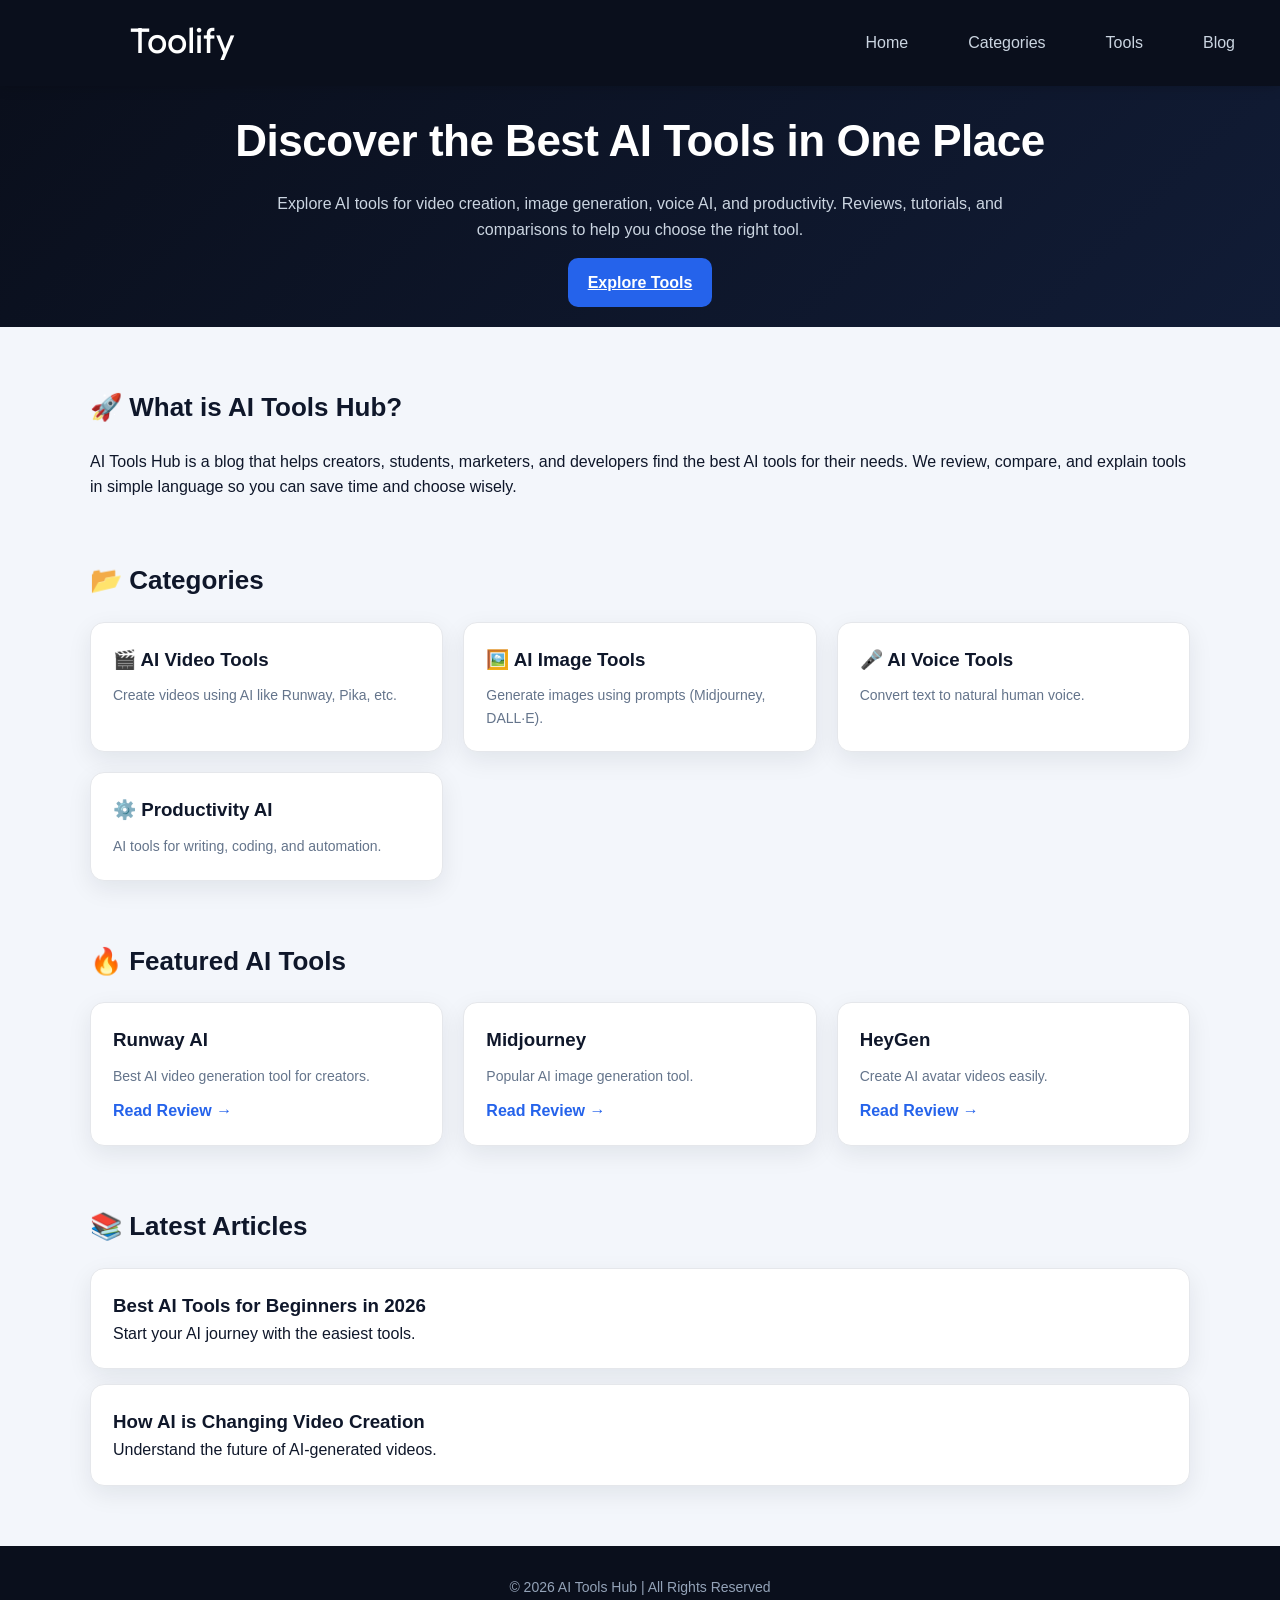
<file: index.html>
<!DOCTYPE html>
<html lang="en">

<head>

  <meta charset="UTF-8">

  <meta name="viewport" content="width=device-width, initial-scale=1.0">

  <link rel="canonical" href="https://w15667820-sys.github.io/toolify/">

  <title>Toolify | Best AI Tools for Images, Video, Voice & Productivity</title>

  <meta name="description" content="Discover the best AI tools for video creation, image generation, voice AI, and productivity. Reviews, tutorials, and comparisons in one place.">

  <meta name="keywords" content="AI tools, AI video tools, AI image generator, AI voice tools, best AI tools 2026">

  <link rel="stylesheet" href="css/style.css">

  <meta name="google-site-verification" content="dOdAOidf_0EAED7KMpG3AIqqd65dosqyT7_IKSEhZ2U" />

  <script src="js/script.js" defer></script>

  <link rel="preconnect" href="https://fonts.googleapis.com">
 <link rel="preconnect" href="https://fonts.gstatic.com" crossorigin>
 <link href="https://fonts.googleapis.com/css2?family=Fustat:wght@200..800&family=Inter:ital,opsz,wght@0,14..32,100..900;1,14..32,100..900&display=swap" rel="stylesheet">

</head>

<body>

<header class="navbar">

  <div class="logo">Toolify</div>

  <!-- HAMBURGER BUTTON -->
  <div class="hamburger" id="hamburger">
    <span></span>
    <span></span>
    <span></span>
  </div>

  <!-- NAV LINKS -->
  <nav id="nav-menu">
    <a href="index.html">Home</a>
    <a href="index.html#categories">Categories</a>
    <a href="index.html#tools">Tools</a>
    <a href="index.html#blog">Blog</a>

  </nav>

</header>

<!-- HERO -->
<section class="hero">

  <h1>Discover the Best AI Tools in One Place</h1>

  <p>
    Explore AI tools for video creation, image generation, voice AI, and productivity.
    Reviews, tutorials, and comparisons to help you choose the right tool.
  </p>

  <a href="#categories" class="btn">Explore Tools</a>

</section>

<!-- ABOUT -->
<section class="container">

  <h2>🚀 What is AI Tools Hub?</h2>

  <p>
    AI Tools Hub is a blog that helps creators, students, marketers, and developers
    find the best AI tools for their needs. We review, compare, and explain tools
    in simple language so you can save time and choose wisely.
  </p>

</section>

<!-- CATEGORIES -->
<section class="container" id="categories">

  <h2>📂 Categories</h2>

  <div class="grid">

    <div class="box good">

      <h3>🎬 AI Video Tools</h3>

      <p>Create videos using AI like Runway, Pika, etc.</p>

    </div>

    <div class="box good">

      <h3>🖼️ AI Image Tools</h3>

      <p>Generate images using prompts (Midjourney, DALL·E).</p>

    </div>

    <div class="box good">

      <h3>🎤 AI Voice Tools</h3>

      <p>Convert text to natural human voice.</p>

    </div>

    <div class="box good">

      <h3>⚙️ Productivity AI</h3>

      <p>AI tools for writing, coding, and automation.</p>

    </div>

  </div>

</section>

<!-- FEATURED TOOLS -->
<section class="container" id="tools">

  <h2>🔥 Featured AI Tools</h2>

  <div class="grid">

    <div class="box">

      <h3>Runway AI</h3>

      <p>Best AI video generation tool for creators.</p>

      <a href="runway-ai.html">Read Review →</a>

    </div>

    <div class="box">

      <h3>Midjourney</h3>

      <p>Popular AI image generation tool.</p>

      <a href="midjourney.html">Read Review →</a>

    </div>

    <div class="box">

      <h3>HeyGen</h3>

      <p>Create AI avatar videos easily.</p>

      <a href="heygen.html">Read Review →</a>

    </div>

  </div>

</section>

<!-- BLOG -->
<section class="container" id="blog">

  <h2>📚 Latest Articles</h2>

  <div class="card">

    <h3>Best AI Tools for Beginners in 2026</h3>

    <p>Start your AI journey with the easiest tools.</p>

  </div>

  <div class="card">

    <h3>How AI is Changing Video Creation</h3>

    <p>Understand the future of AI-generated videos.</p>

  </div>

</section>



<!-- FOOTER -->
<footer>

  <p>© 2026 AI Tools Hub | All Rights Reserved</p>

</footer>

</body>
</html>
</file>
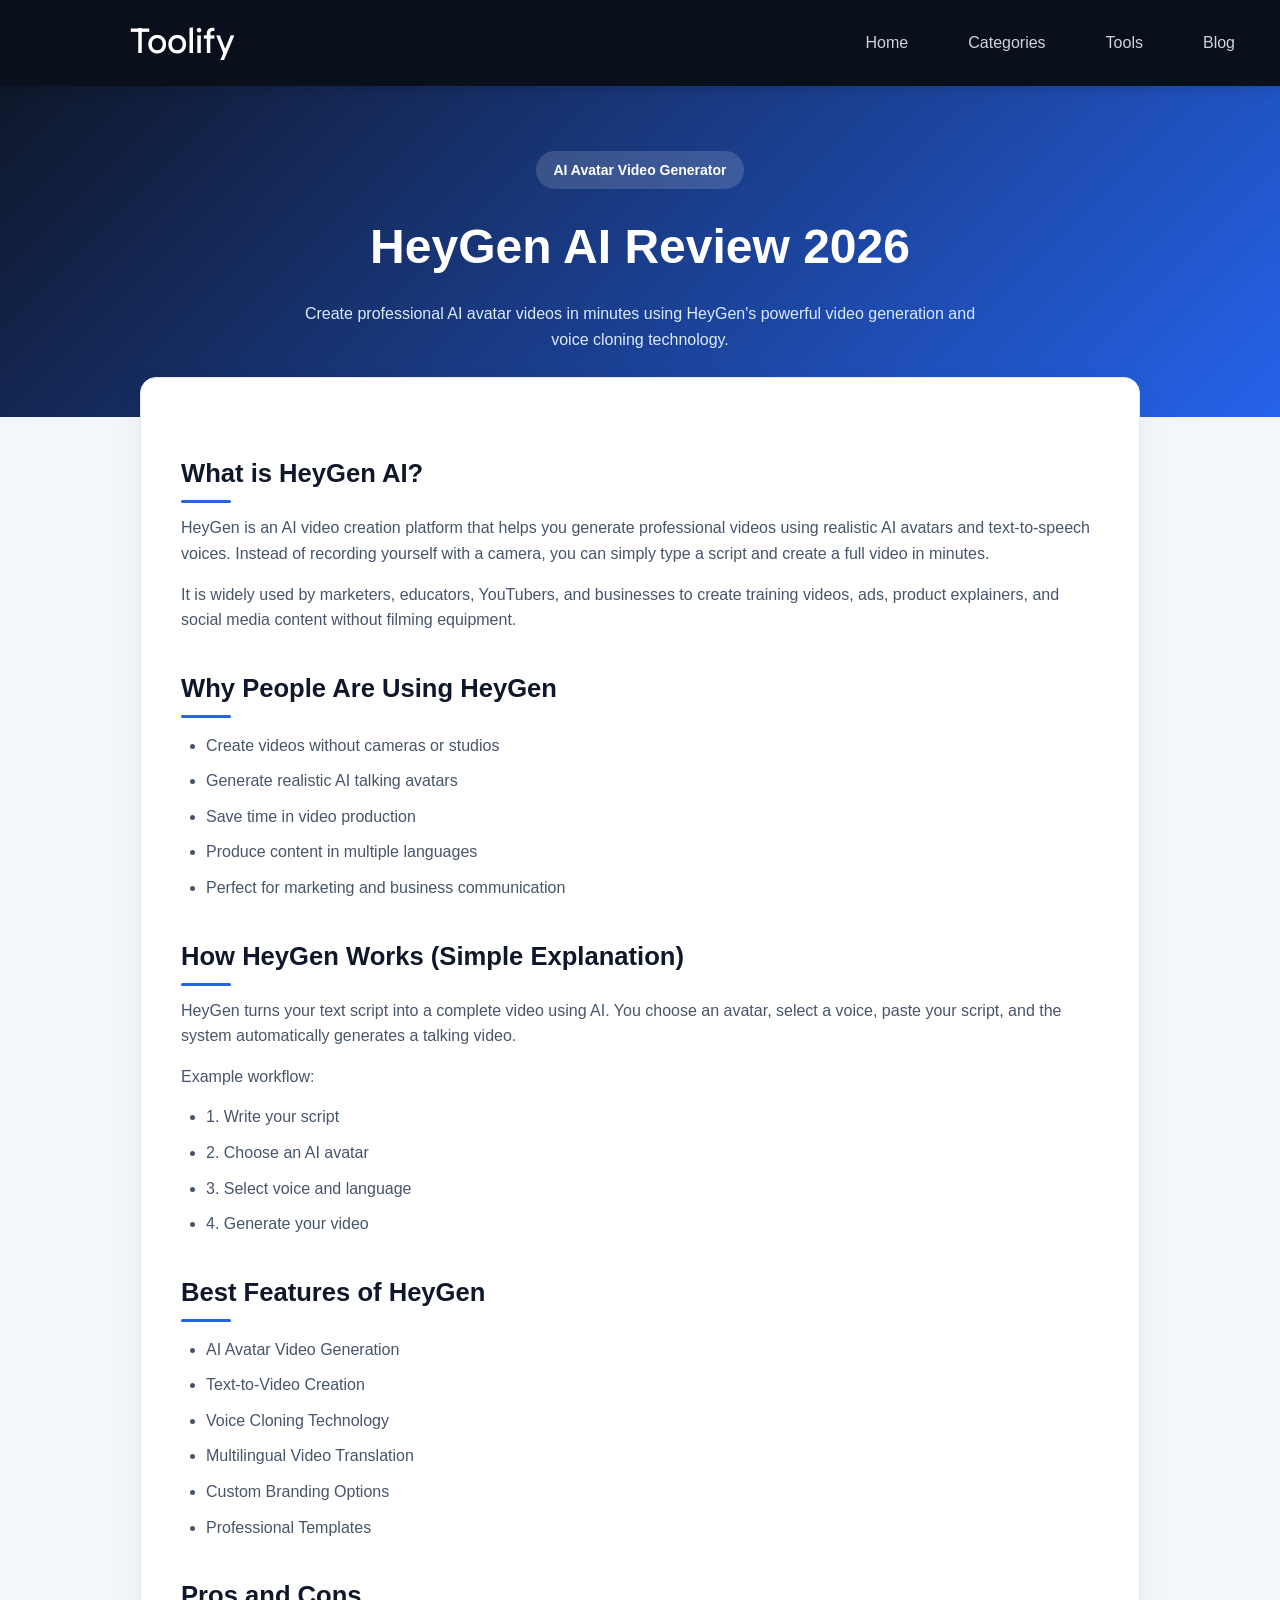
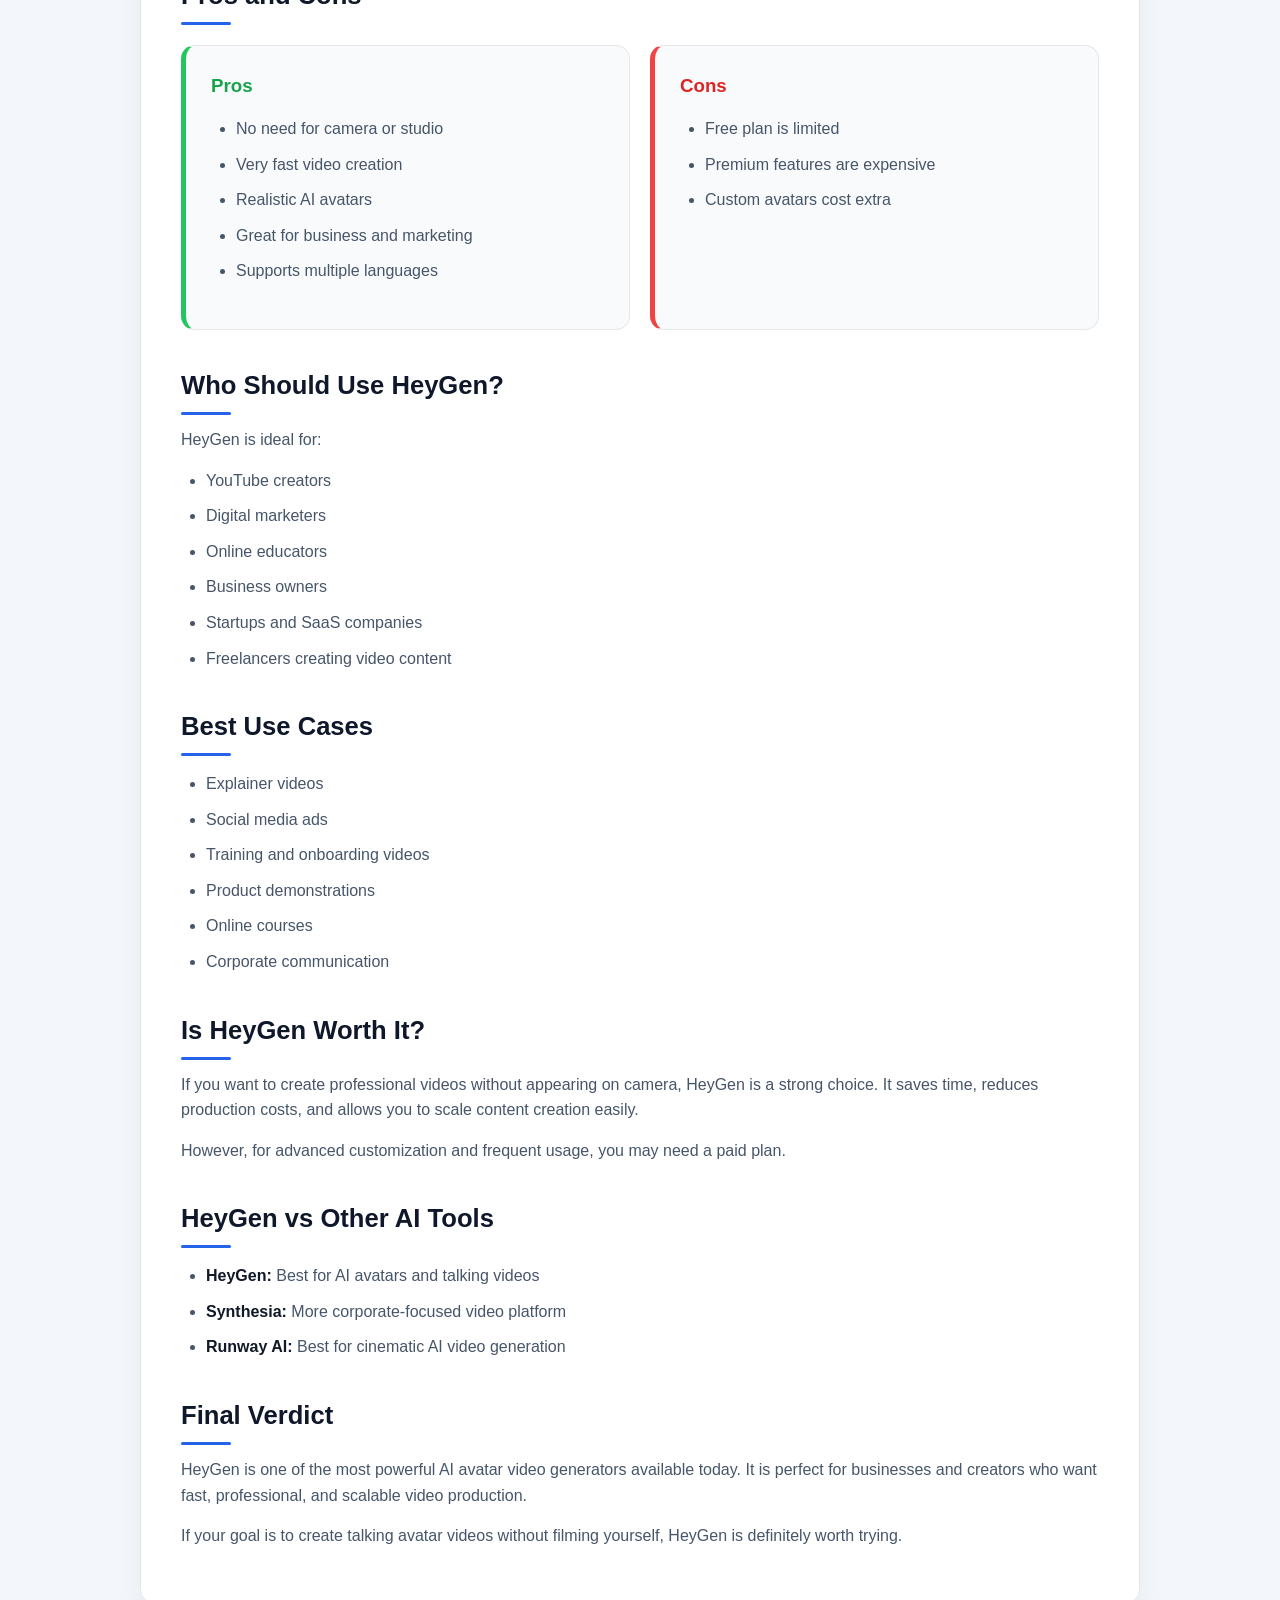
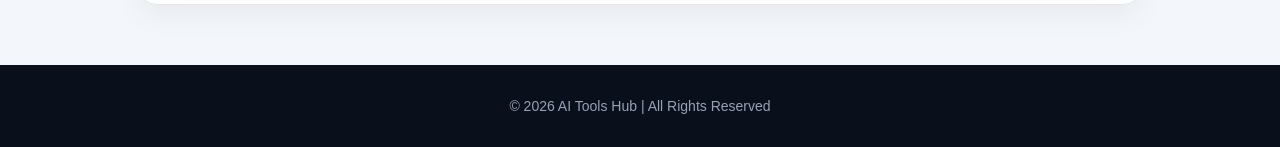
<file: heygen.html>
<!DOCTYPE html>
<html lang="en">

<head>

  <meta charset="UTF-8">

  <meta name="viewport" content="width=device-width, initial-scale=1.0">

  <link rel="canonical" href="https://w15667820-sys.github.io/toolify/heygen.html">

  <title>HeyGen AI Review: Best Tool for AI Talking Avatar Videos</title>

  <meta name="description" content="Learn how HeyGen AI works and why it’s the best AI avatar video generator for marketing, YouTube, and business videos in 2026.">

  <meta name="keywords" content="AI tools, AI video tools, AI image generator, AI voice tools, best AI tools 2026">

  <link rel="stylesheet" href="css/heygen.css">

  <script src="js/script.js" defer></script>

  <link rel="preconnect" href="https://fonts.googleapis.com">
 <link rel="preconnect" href="https://fonts.gstatic.com" crossorigin>
 <link href="https://fonts.googleapis.com/css2?family=Fustat:wght@200..800&family=Inter:ital,opsz,wght@0,14..32,100..900;1,14..32,100..900&display=swap" rel="stylesheet">

</head>

<body>

<header class="navbar">

  <div class="logo">Toolify</div>

  <!-- HAMBURGER BUTTON -->
  <div class="hamburger" id="hamburger">
    <span></span>
    <span></span>
    <span></span>
  </div>

  <!-- NAV LINKS -->
  <nav id="nav-menu">
    <a href="index.html">Home</a>
    <a href="index.html#categories">Categories</a>
    <a href="index.html#tools">Tools</a>
    <a href="index.html#blog">Blog</a>
    
  </nav>

</header>

 <!-- HERO -->

    <section class="heygen-hero">

        <div class="heygen-container">

            <span class="heygen-badge">AI Avatar Video Generator</span>

            <h1>HeyGen AI Review 2026</h1>

            <p>
                Create professional AI avatar videos in minutes using HeyGen's powerful
                video generation and voice cloning technology.
            </p>

        </div>

    </section>

    <!-- CONTENT -->

    <main class="heygen-container">

    <article class="heygen-card">

        <h2>What is HeyGen AI?</h2>

        <p>
        HeyGen is an AI video creation platform that helps you generate professional videos using realistic AI avatars and text-to-speech voices.
        Instead of recording yourself with a camera, you can simply type a script and create a full video in minutes.
        </p>

        <p>
        It is widely used by marketers, educators, YouTubers, and businesses to create training videos, ads, product explainers, and social media content without filming equipment.
        </p>

        <h2>Why People Are Using HeyGen</h2>

        <ul>
        <li>Create videos without cameras or studios</li>
        <li>Generate realistic AI talking avatars</li>
        <li>Save time in video production</li>
        <li>Produce content in multiple languages</li>
        <li>Perfect for marketing and business communication</li>
        </ul>

        <h2>How HeyGen Works (Simple Explanation)</h2>

        <p>
        HeyGen turns your text script into a complete video using AI.
        You choose an avatar, select a voice, paste your script, and the system automatically generates a talking video.
        </p>

        <p>
        Example workflow:
        </p>

        <ul>
        <li>1. Write your script</li>
        <li>2. Choose an AI avatar</li>
        <li>3. Select voice and language</li>
        <li>4. Generate your video</li>
        </ul>

        <h2>Best Features of HeyGen</h2>

        <ul>
        <li>AI Avatar Video Generation</li>
        <li>Text-to-Video Creation</li>
        <li>Voice Cloning Technology</li>
        <li>Multilingual Video Translation</li>
        <li>Custom Branding Options</li>
        <li>Professional Templates</li>
        </ul>

        <h2>Pros and Cons</h2>

        <div class="heygen-grid">

            <div class="heygen-box heygen-pros">
                <h3>Pros</h3>
                <ul>
                <li>No need for camera or studio</li>
                <li>Very fast video creation</li>
                <li>Realistic AI avatars</li>
                <li>Great for business and marketing</li>
                <li>Supports multiple languages</li>
                </ul>
            </div>

            <div class="heygen-box heygen-cons">
                <h3>Cons</h3>
                <ul>
                <li>Free plan is limited</li>
                <li>Premium features are expensive</li>
                <li>Custom avatars cost extra</li>
                </ul>
            </div>

        </div>

        <h2>Who Should Use HeyGen?</h2>

        <p>
        HeyGen is ideal for:
        </p>

        <ul>
        <li>YouTube creators</li>
        <li>Digital marketers</li>
        <li>Online educators</li>
        <li>Business owners</li>
        <li>Startups and SaaS companies</li>
        <li>Freelancers creating video content</li>
        </ul>

        <h2>Best Use Cases</h2>

        <ul>
        <li>Explainer videos</li>
        <li>Social media ads</li>
        <li>Training and onboarding videos</li>
        <li>Product demonstrations</li>
        <li>Online courses</li>
        <li>Corporate communication</li>
        </ul>

        <h2>Is HeyGen Worth It?</h2>

        <p>
        If you want to create professional videos without appearing on camera, HeyGen is a strong choice.
        It saves time, reduces production costs, and allows you to scale content creation easily.
        </p>

        <p>
        However, for advanced customization and frequent usage, you may need a paid plan.
        </p>

        <h2>HeyGen vs Other AI Tools</h2>

        <ul>
        <li><strong>HeyGen:</strong> Best for AI avatars and talking videos</li>
        <li><strong>Synthesia:</strong> More corporate-focused video platform</li>
        <li><strong>Runway AI:</strong> Best for cinematic AI video generation</li>
        </ul>

        <h2>Final Verdict</h2>

        <p>
        HeyGen is one of the most powerful AI avatar video generators available today.
        It is perfect for businesses and creators who want fast, professional, and scalable video production.
        </p>

        <p>
        If your goal is to create talking avatar videos without filming yourself, HeyGen is definitely worth trying.
        </p>

    </article>

</main>

<!-- FOOTER -->
<footer>

  <p>© 2026 AI Tools Hub | All Rights Reserved</p>

</footer>

</body>
</html>
</file>
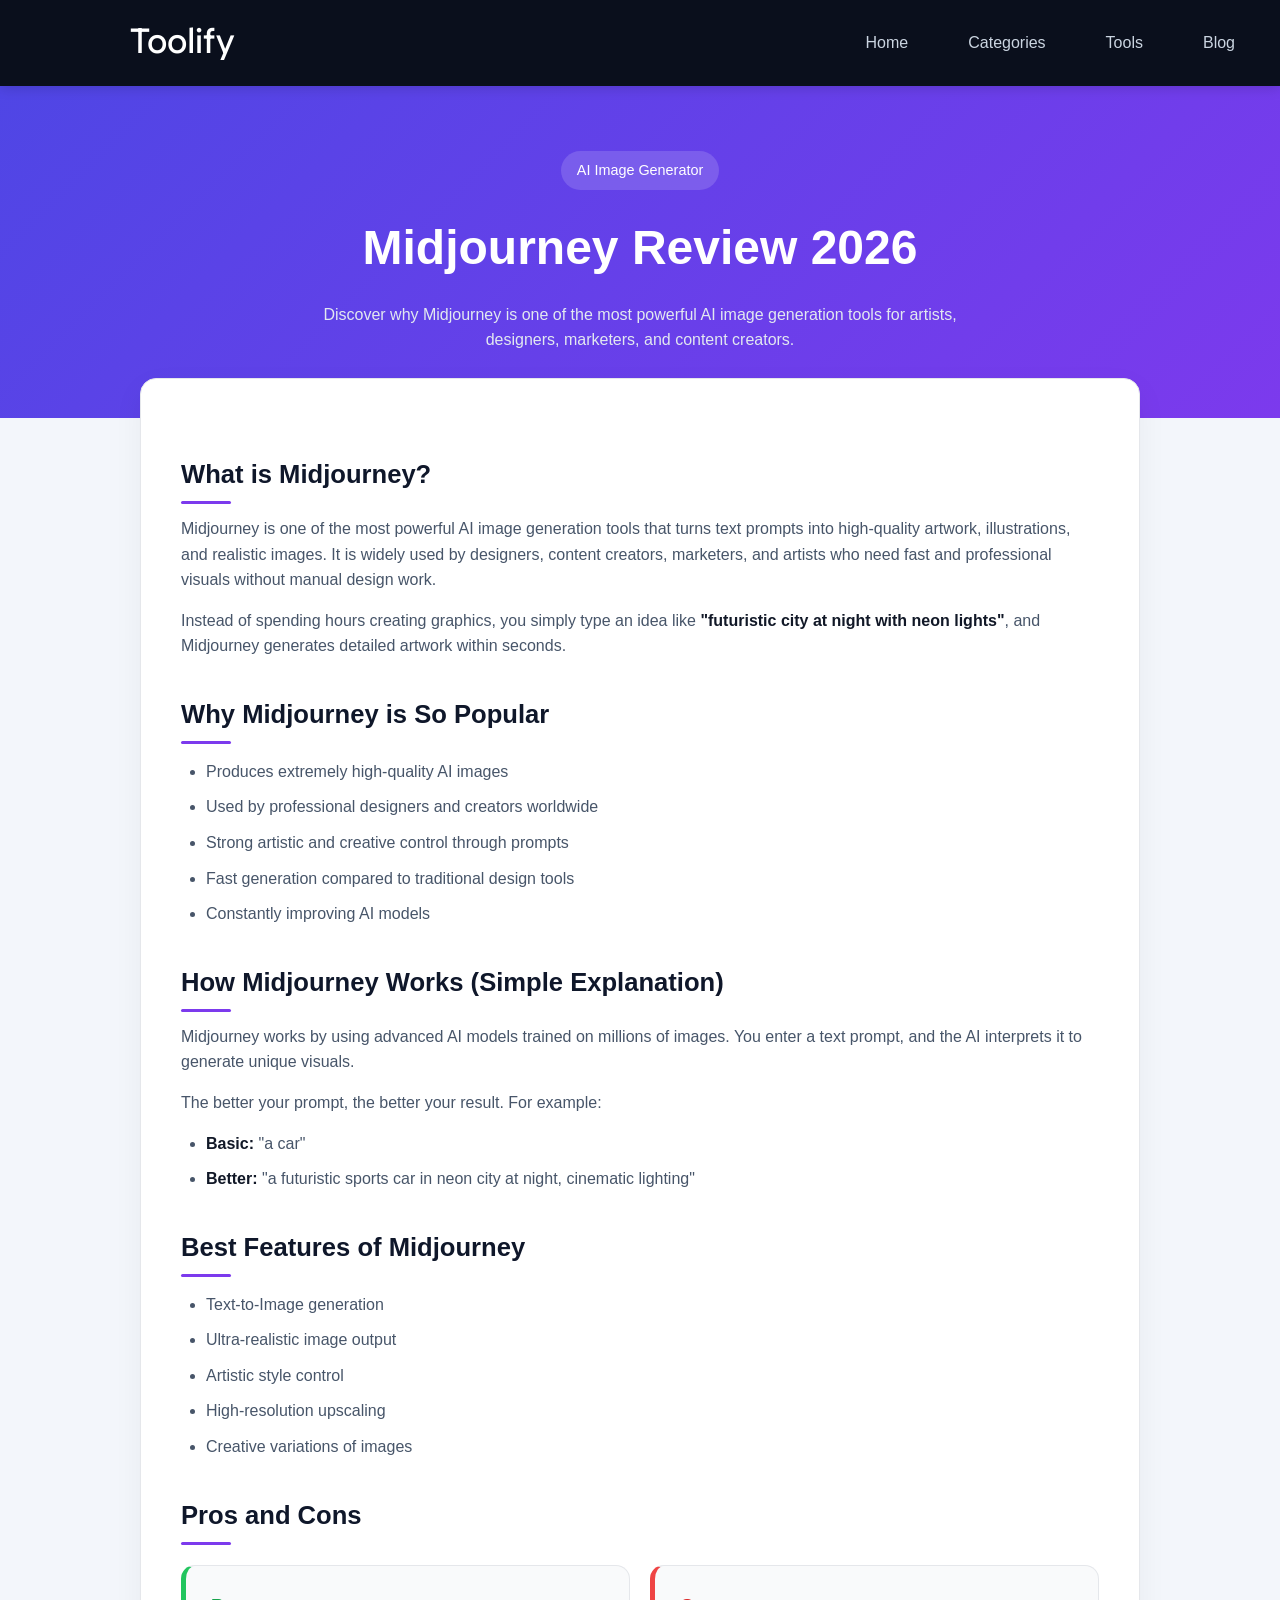
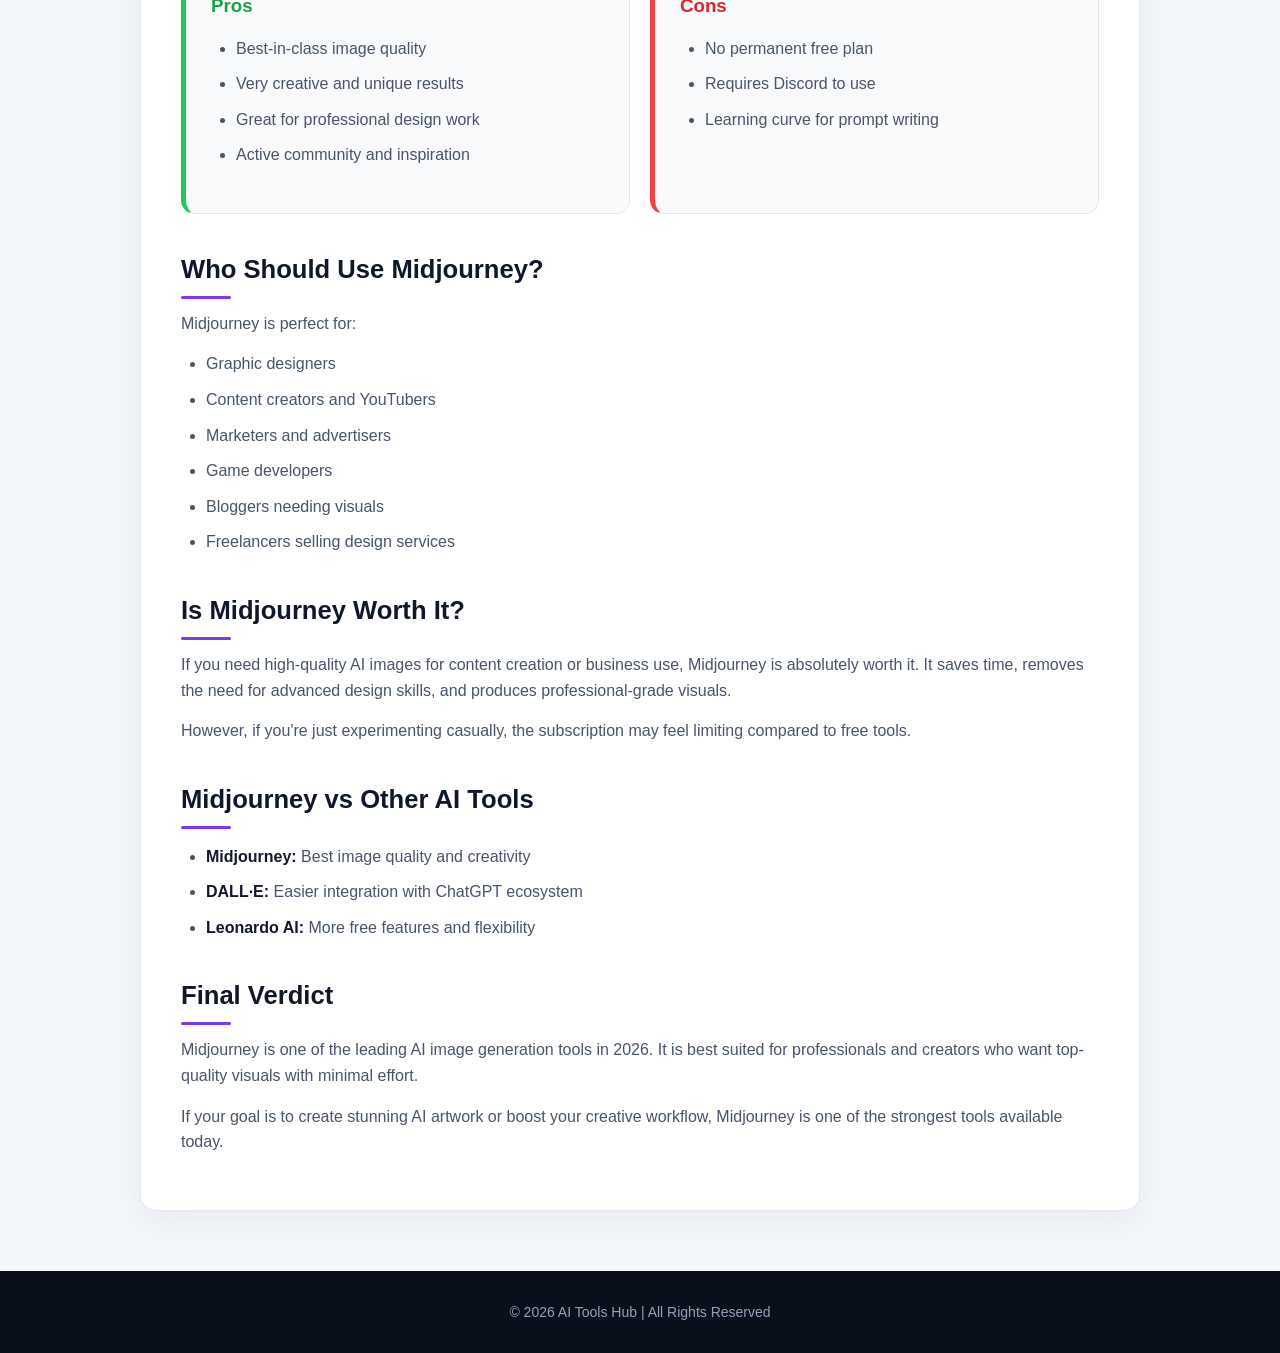
<file: midjourney.html>
<!DOCTYPE html>
<html lang="en">

<head>

  <meta charset="UTF-8">

  <meta name="viewport" content="width=device-width, initial-scale=1.0">

  <link rel="canonical" href="https://w15667820-sys.github.io/toolify/midjourney.html">

  <title>Midjourney AI Explained: Best Text-to-Image Tool for Creators</title>

  <meta name="description" content="Explore Midjourney AI in 2026 — the best text-to-image tool for creating stunning AI artwork, illustrations, and realistic visuals in seconds.">

  <meta name="keywords" content="AI tools, AI video tools, AI image generator, AI voice tools, best AI tools 2026">

  <link rel="stylesheet" href="css/midjourney.css">

  <script src="js/script.js" defer></script>

  <link rel="preconnect" href="https://fonts.googleapis.com">
 <link rel="preconnect" href="https://fonts.gstatic.com" crossorigin>
 <link href="https://fonts.googleapis.com/css2?family=Fustat:wght@200..800&family=Inter:ital,opsz,wght@0,14..32,100..900;1,14..32,100..900&display=swap" rel="stylesheet">

</head>

<body>

<header class="navbar">

  <div class="logo">Toolify</div>

  <!-- HAMBURGER BUTTON -->
  <div class="hamburger" id="hamburger">
    <span></span>
    <span></span>
    <span></span>
  </div>

  <!-- NAV LINKS -->
  <nav id="nav-menu">
    <a href="index.html">Home</a>
    <a href="index.html#categories">Categories</a>
    <a href="index.html#tools">Tools</a>
    <a href="index.html#blog">Blog</a>
    
  </nav>

</header>

<section class="midjourney-hero">
    <div class="midjourney-container">
        <span class="midjourney-badge">AI Image Generator</span>

        <h1>Midjourney Review 2026</h1>

        <p>
            Discover why Midjourney is one of the most powerful AI image generation
            tools for artists, designers, marketers, and content creators.
        </p>
    </div>
</section>

<main class="midjourney-container">

  <article class="midjourney-card">

    <h2>What is Midjourney?</h2>

    <p>
      Midjourney is one of the most powerful AI image generation tools that turns text prompts into high-quality artwork, illustrations, and realistic images.
      It is widely used by designers, content creators, marketers, and artists who need fast and professional visuals without manual design work.
    </p>

    <p>
      Instead of spending hours creating graphics, you simply type an idea like 
      <strong>"futuristic city at night with neon lights"</strong>, and Midjourney generates detailed artwork within seconds.
    </p>

    <h2>Why Midjourney is So Popular</h2>

    <ul>
      <li>Produces extremely high-quality AI images</li>
      <li>Used by professional designers and creators worldwide</li>
      <li>Strong artistic and creative control through prompts</li>
      <li>Fast generation compared to traditional design tools</li>
      <li>Constantly improving AI models</li>
    </ul>

    <h2>How Midjourney Works (Simple Explanation)</h2>

    <p>
      Midjourney works by using advanced AI models trained on millions of images.
      You enter a text prompt, and the AI interprets it to generate unique visuals.
    </p>

    <p>
      The better your prompt, the better your result. For example:
    </p>

    <ul>
      <li><strong>Basic:</strong> "a car"</li>
      <li><strong>Better:</strong> "a futuristic sports car in neon city at night, cinematic lighting"</li>
    </ul>

    <h2>Best Features of Midjourney</h2>

    <ul>
      <li>Text-to-Image generation</li>
      <li>Ultra-realistic image output</li>
      <li>Artistic style control</li>
      <li>High-resolution upscaling</li>
      <li>Creative variations of images</li>
    </ul>

    <h2>Pros and Cons</h2>

    <div class="midjourney-grid">

      <div class="midjourney-box midjourney-pros">
        <h3>Pros</h3>
        <ul>
          <li>Best-in-class image quality</li>
          <li>Very creative and unique results</li>
          <li>Great for professional design work</li>
          <li>Active community and inspiration</li>
        </ul>
      </div>

      <div class="midjourney-box midjourney-cons">
        <h3>Cons</h3>
        <ul>
          <li>No permanent free plan</li>
          <li>Requires Discord to use</li>
          <li>Learning curve for prompt writing</li>
        </ul>
      </div>

    </div>

    <h2>Who Should Use Midjourney?</h2>

    <p>
      Midjourney is perfect for:
    </p>

    <ul>
      <li>Graphic designers</li>
      <li>Content creators and YouTubers</li>
      <li>Marketers and advertisers</li>
      <li>Game developers</li>
      <li>Bloggers needing visuals</li>
      <li>Freelancers selling design services</li>
    </ul>

    <h2>Is Midjourney Worth It?</h2>

    <p>
      If you need high-quality AI images for content creation or business use, Midjourney is absolutely worth it.
      It saves time, removes the need for advanced design skills, and produces professional-grade visuals.
    </p>

    <p>
      However, if you're just experimenting casually, the subscription may feel limiting compared to free tools.
    </p>

    <h2>Midjourney vs Other AI Tools</h2>

    <ul>
      <li><strong>Midjourney:</strong> Best image quality and creativity</li>
      <li><strong>DALL·E:</strong> Easier integration with ChatGPT ecosystem</li>
      <li><strong>Leonardo AI:</strong> More free features and flexibility</li>
    </ul>

    <h2>Final Verdict</h2>

    <p>
      Midjourney is one of the leading AI image generation tools in 2026.
      It is best suited for professionals and creators who want top-quality visuals with minimal effort.
    </p>

    <p>
      If your goal is to create stunning AI artwork or boost your creative workflow,
      Midjourney is one of the strongest tools available today.
    </p>

  </article>

</main>

<!-- FOOTER -->
<footer>

  <p>© 2026 AI Tools Hub | All Rights Reserved</p>

</footer>

</body>
</html>
</file>
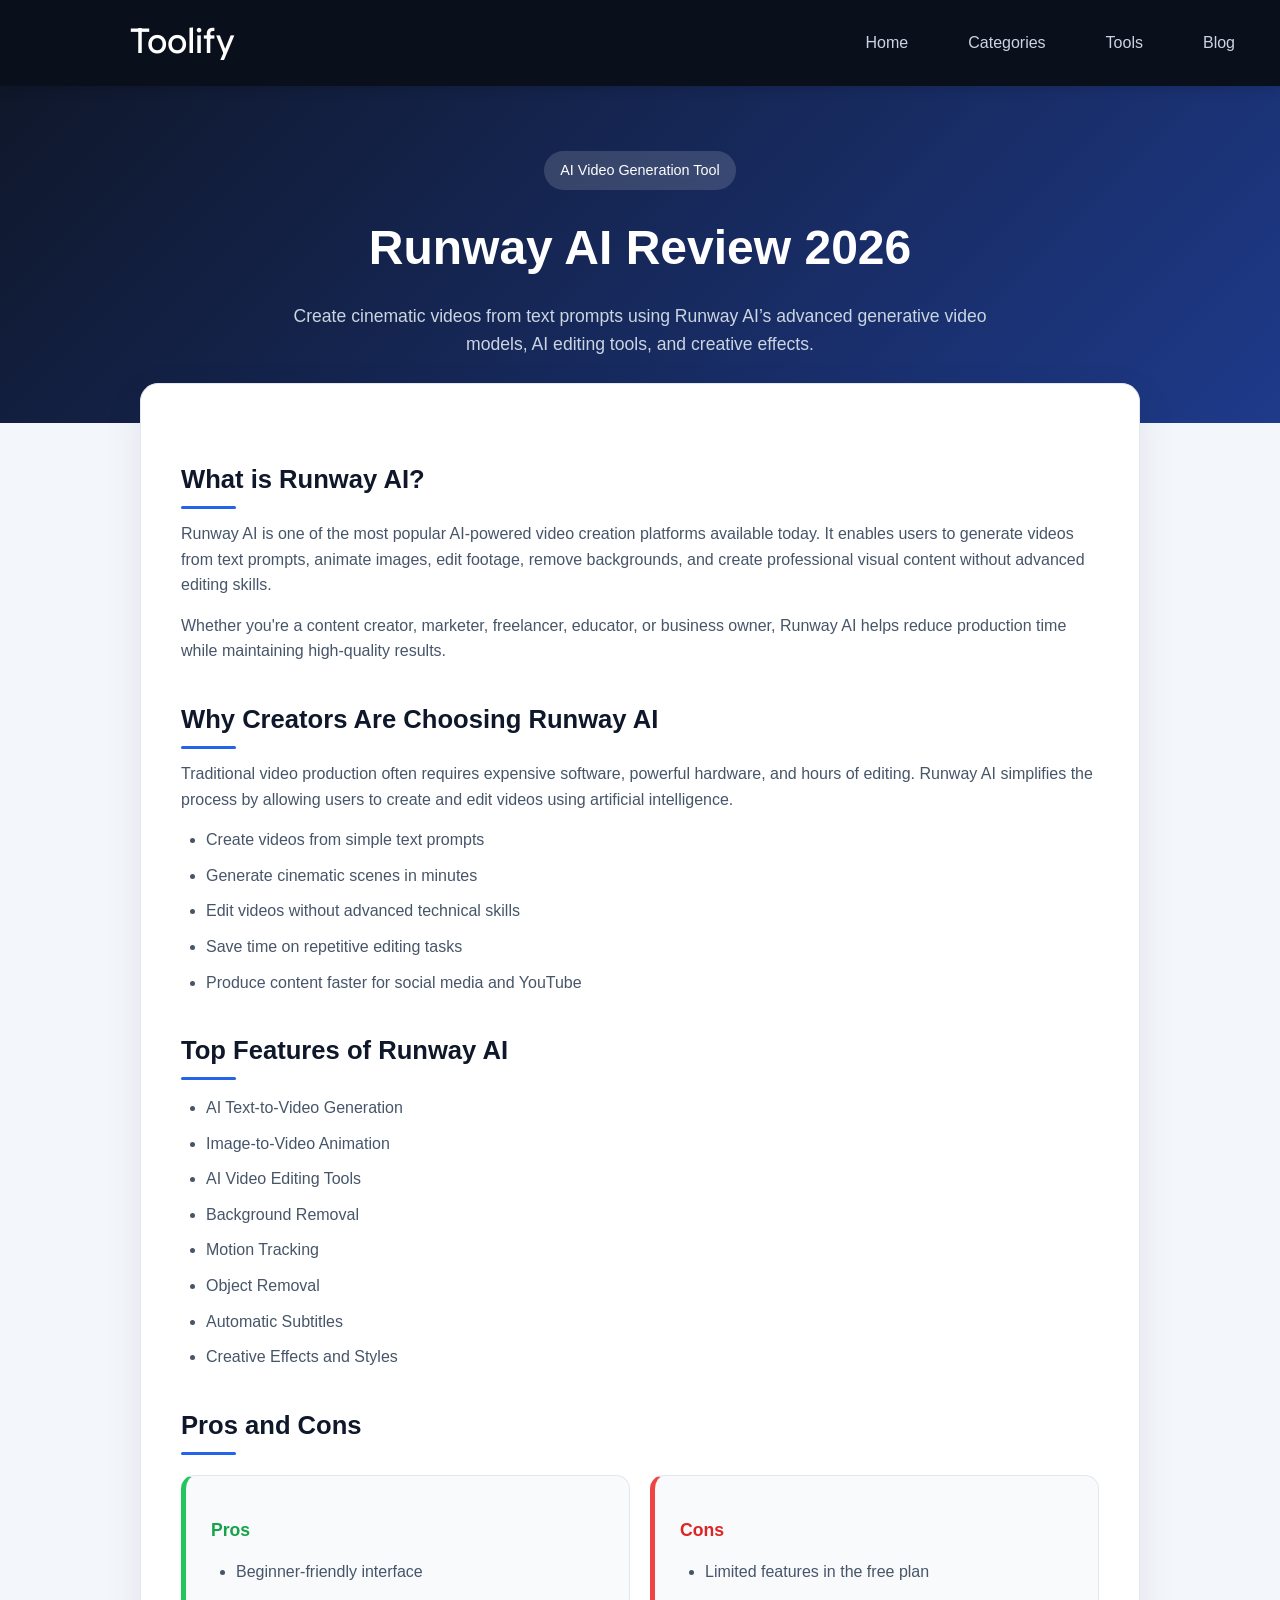
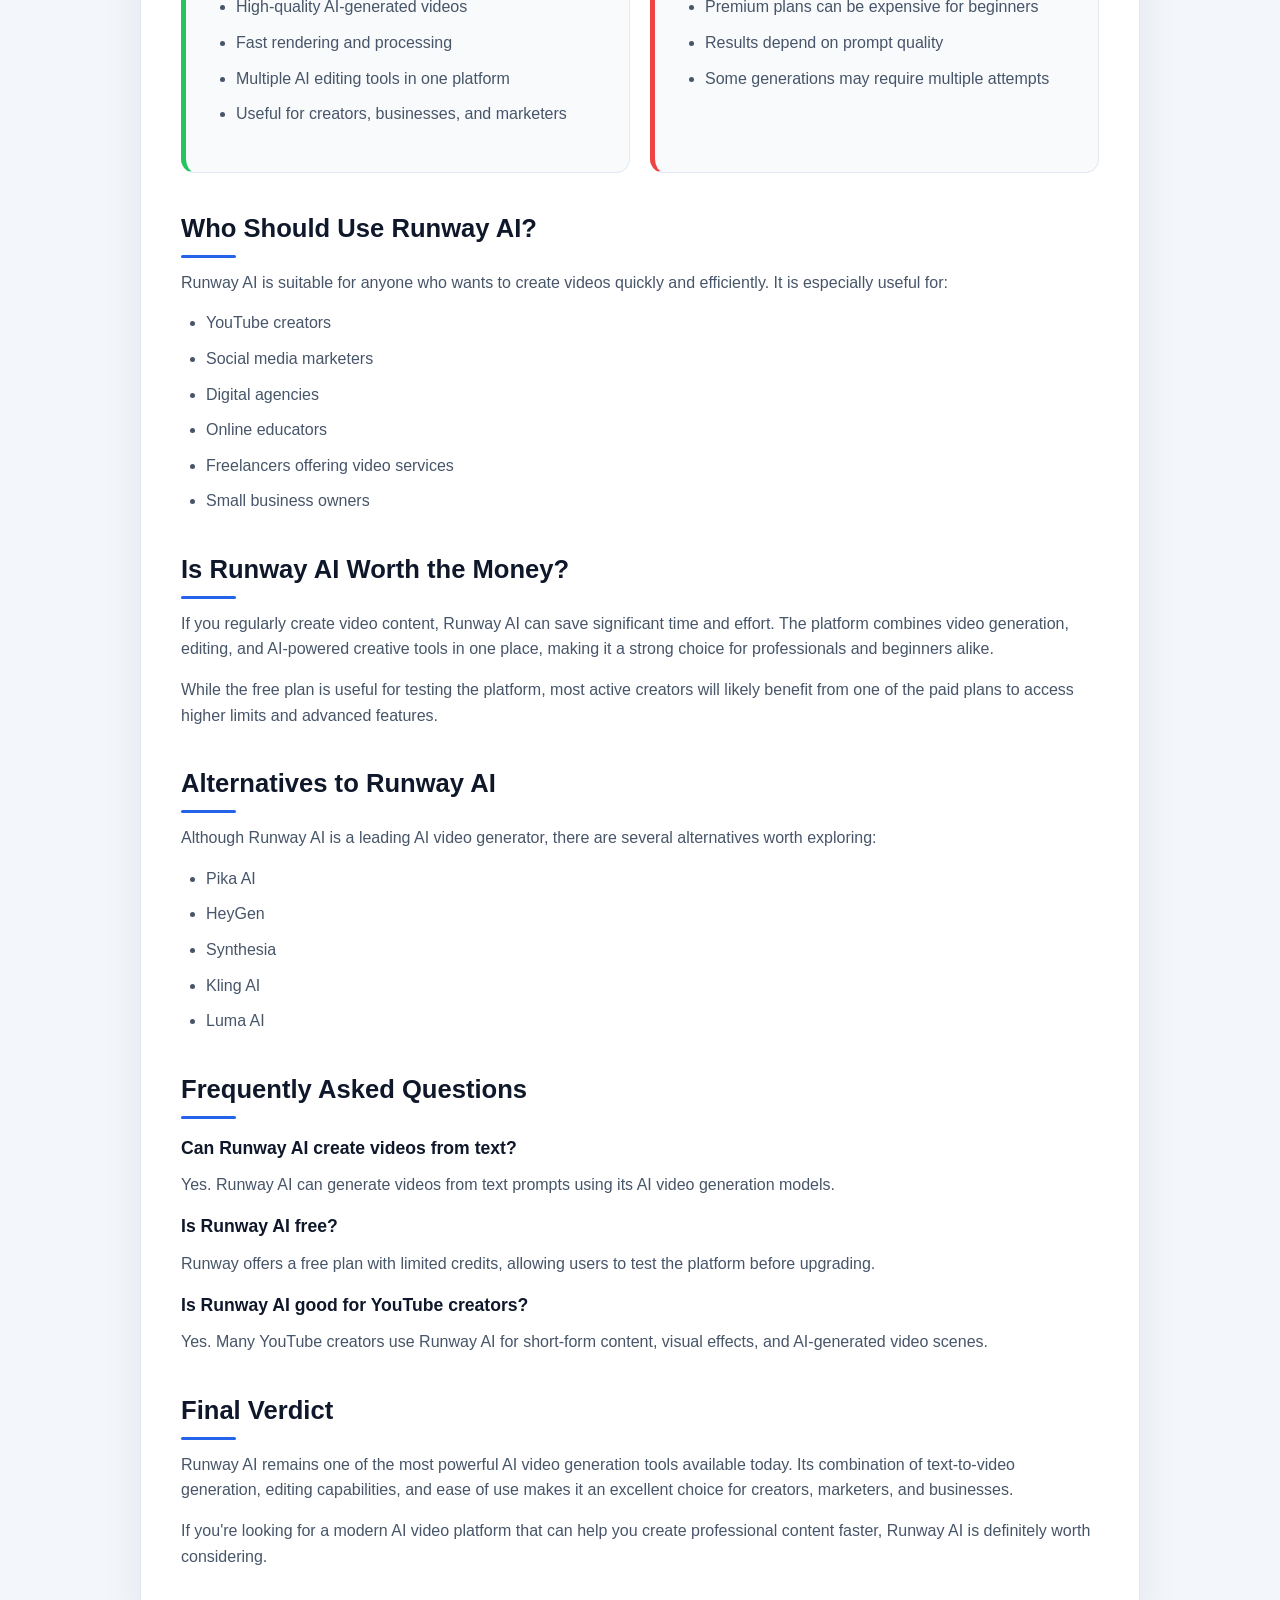
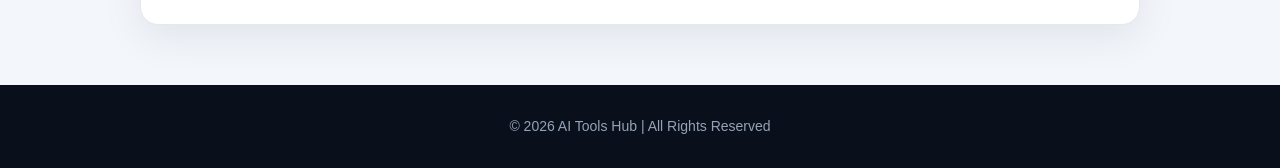
<file: runway-ai.html>
<!DOCTYPE html>
<html lang="en">
<head>
  <meta charset="UTF-8">
  <meta name="viewport" content="width=device-width, initial-scale=1.0">

  <link rel="canonical" href="https://w15667820-sys.github.io/toolify/runway-ai.html">

  <title>Runway AI Review 2026 | AI Video Generation Tool Explained</title>

  <meta name="description" content="Complete guide to Runway AI. Learn features, pricing, how it works, pros, cons, and why it's one of the best AI video generation tools in 2026.">

  <meta name="keywords" content="Runway AI, AI video generator, text to video AI, Runway AI review, AI video tools">

  <link rel="stylesheet" href="css/runway.css">

  <script src="js/script.js" defer></script>

  <link rel="preconnect" href="https://fonts.googleapis.com">
 <link rel="preconnect" href="https://fonts.gstatic.com" crossorigin>
 <link href="https://fonts.googleapis.com/css2?family=Fustat:wght@200..800&family=Inter:ital,opsz,wght@0,14..32,100..900;1,14..32,100..900&display=swap" rel="stylesheet">

</head>

<body>

<header class="navbar">

  <div class="logo">Toolify</div>

  <!-- HAMBURGER BUTTON -->
  <div class="hamburger" id="hamburger">
    <span></span>
    <span></span>
    <span></span>
  </div>

  <!-- NAV LINKS -->
  <nav id="nav-menu">
    <a href="index.html">Home</a>
    <a href="index.html#categories">Categories</a>
    <a href="index.html#tools">Tools</a>
    <a href="index.html#blog">Blog</a>
    
  </nav>

</header>

<!-- HERO -->
<section class="runway-hero">

    <div class="runway-container">

        <span class="runway-badge">AI Video Generation Tool</span>

        <h1>Runway AI Review 2026</h1>

        <p>
            Create cinematic videos from text prompts using Runway AI’s advanced
            generative video models, AI editing tools, and creative effects.
        </p>

    </div>

</section>

<!-- CONTENT -->

<main class="runway-container">

    <article class="runway-card">

    
        <h2>What is Runway AI?</h2>

        <p>
        Runway AI is one of the most popular AI-powered video creation platforms available today.
        It enables users to generate videos from text prompts, animate images, edit footage,
        remove backgrounds, and create professional visual content without advanced editing skills.
        </p>

        <p>
        Whether you're a content creator, marketer, freelancer, educator, or business owner,
        Runway AI helps reduce production time while maintaining high-quality results.
        </p>

        <h2>Why Creators Are Choosing Runway AI</h2>

        <p>
        Traditional video production often requires expensive software, powerful hardware,
        and hours of editing. Runway AI simplifies the process by allowing users to create
        and edit videos using artificial intelligence.
        </p>

        <ul>
        <li>Create videos from simple text prompts</li>
        <li>Generate cinematic scenes in minutes</li>
        <li>Edit videos without advanced technical skills</li>
        <li>Save time on repetitive editing tasks</li>
        <li>Produce content faster for social media and YouTube</li>
        </ul>

        <h2>Top Features of Runway AI</h2>

        <ul>
        <li>AI Text-to-Video Generation</li>
        <li>Image-to-Video Animation</li>
        <li>AI Video Editing Tools</li>
        <li>Background Removal</li>
        <li>Motion Tracking</li>
        <li>Object Removal</li>
        <li>Automatic Subtitles</li>
        <li>Creative Effects and Styles</li>
        </ul>

        <h2>Pros and Cons</h2>

        <div class="runway-grid">

            <div class="runway-box runway-pros">
                <h3>Pros</h3>

                <ul>
                <li>Beginner-friendly interface</li>
                <li>High-quality AI-generated videos</li>
                <li>Fast rendering and processing</li>
                <li>Multiple AI editing tools in one platform</li>
                <li>Useful for creators, businesses, and marketers</li>
                </ul>
            </div>

            <div class="runway-box runway-cons">
                <h3>Cons</h3>

                <ul>
                <li>Limited features in the free plan</li>
                <li>Premium plans can be expensive for beginners</li>
                <li>Results depend on prompt quality</li>
                <li>Some generations may require multiple attempts</li>
                </ul>
            </div>

        </div>

        <h2>Who Should Use Runway AI?</h2>

        <p>
        Runway AI is suitable for anyone who wants to create videos quickly and efficiently.
        It is especially useful for:
        </p>

        <ul>
        <li>YouTube creators</li>
        <li>Social media marketers</li>
        <li>Digital agencies</li>
        <li>Online educators</li>
        <li>Freelancers offering video services</li>
        <li>Small business owners</li>
        </ul>

        <h2>Is Runway AI Worth the Money?</h2>

        <p>
        If you regularly create video content, Runway AI can save significant time and effort.
        The platform combines video generation, editing, and AI-powered creative tools in one place,
        making it a strong choice for professionals and beginners alike.
        </p>

        <p>
        While the free plan is useful for testing the platform, most active creators will likely
        benefit from one of the paid plans to access higher limits and advanced features.
        </p>

        <h2>Alternatives to Runway AI</h2>

        <p>
        Although Runway AI is a leading AI video generator, there are several alternatives worth exploring:
        </p>

        <ul>
        <li>Pika AI</li>
        <li>HeyGen</li>
        <li>Synthesia</li>
        <li>Kling AI</li>
        <li>Luma AI</li>
        </ul>

        <h2>Frequently Asked Questions</h2>

        <h3>Can Runway AI create videos from text?</h3>
        <p>
        Yes. Runway AI can generate videos from text prompts using its AI video generation models.
        </p>

        <h3>Is Runway AI free?</h3>
        <p>
        Runway offers a free plan with limited credits, allowing users to test the platform before upgrading.
        </p>

        <h3>Is Runway AI good for YouTube creators?</h3>
        <p>
        Yes. Many YouTube creators use Runway AI for short-form content, visual effects,
        and AI-generated video scenes.
        </p>

        <h2>Final Verdict</h2>

        <p>
        Runway AI remains one of the most powerful AI video generation tools available today.
        Its combination of text-to-video generation, editing capabilities, and ease of use
        makes it an excellent choice for creators, marketers, and businesses.
        </p>

        <p>
        If you're looking for a modern AI video platform that can help you create professional
        content faster, Runway AI is definitely worth considering.
        </p>
        

    </article>

</main>


<footer>
  <p>© 2026 AI Tools Hub | All Rights Reserved</p>
</footer>

</body>
</html>
</file>
<file: css/style.css>
* {
  margin: 0;
  padding: 0;
  box-sizing: border-box;
  font-family: "Segoe UI", Arial, sans-serif;
}

body {
  background: #f3f6fb;
  color: #0f172a;
  line-height: 1.6;
}

/* NAVBAR */
.navbar {
  background: #0a0f1c;
  color: white;
  display: flex;
  justify-content: space-between;
  padding: 15px 30px;
  position: sticky;
  top: 0;
  z-index: 1000;
  box-shadow: 0 2px 12px rgba(0,0,0,0.15);
}

.logo {
  font-family: "Fustat", sans-serif;
  font-size: 35px;
  font-weight: 600;
  color: #ffffff;
  padding: 0px 100px;
}

.navbar nav a {
  color: #cbd5e1;
  margin-left: 15px;
  text-decoration: none;
  transition: 0.3s;
  font-weight: 500;
  padding: 15px;
}

.navbar nav a:hover {
  color: #60a5fa;
}

/* HERO */
.hero {
  text-align: center;
  padding: 20px 20px;
  background: linear-gradient(135deg, #0a0f1c, #111c36);
  color: white;
}

.hero h1 {
  font-size: 44px;
  margin-bottom: 15px;
  letter-spacing: -0.5px;
}

.hero p {
  max-width: 750px;
  margin: auto;
  color: #cbd5e1;
  font-size: 16px;
}

/* CONTAINER */
.container {
  width: 90%;
  max-width: 1100px;
  margin: 60px auto;
}

/* HEADINGS */
h2 {
  margin-bottom: 20px;
  font-size: 26px;
  color: #0f172a;
}

/* GRID */
.grid {
  display: grid;
  grid-template-columns: repeat(3, 1fr);
  gap: 20px;
}

/* CARD BOX */
.box {
  background: #ffffff;
  padding: 22px;
  border-radius: 14px;
  box-shadow: 0 8px 24px rgba(15, 23, 42, 0.08);
  transition: 0.3s ease;
  border: 1px solid #e5e7eb;
}

.box:hover {
  transform: translateY(-6px);
  box-shadow: 0 12px 30px rgba(15, 23, 42, 0.12);
}

.box h3 {
  margin-bottom: 10px;
  color: #0f172a;
}

.box p {
  font-size: 14px;
  color: #64748b;
}

.box a {
  display: inline-block;
  margin-top: 10px;
  color: #2563eb;
  text-decoration: none;
  font-weight: 600;
}

/* BUTTON */
.btn {
  display: inline-block;
  margin-top: 15px;
  padding: 12px 20px;
  background: #2563eb;
  color: white;
  border-radius: 10px;
  border: none;
  cursor: pointer;
  font-weight: 600;
  transition: 0.3s;
}

.btn:hover {
  background: #1d4ed8;
}

/* BLOG CARD */
.card {
  background: #ffffff;
  padding: 22px;
  border-radius: 14px;
  margin-bottom: 15px;
  box-shadow: 0 8px 24px rgba(15, 23, 42, 0.08);
  border: 1px solid #e5e7eb;
}



/* FOOTER */
footer {
  background: #0a0f1c;
  color: #94a3b8;
  text-align: center;
  padding: 30px;
  margin-top: 60px;
  font-size: 14px;
}

/* =========================
   HAMBURGER MENU (MODERN FIXED)
========================= */

.hamburger {
  display: none;
  flex-direction: column;
  gap: 5px;
  cursor: pointer;
  z-index: 2000;
}

.hamburger span {
  width: 26px;
  height: 3px;
  background: #ffffff;
  border-radius: 5px;
  transition: 0.3s ease;
  margin-top: 8px;
  
}

/* NAV MENU BASE (DESKTOP) */
#nav-menu {
  display: flex;
  gap: 15px;
}

/* =========================
   MOBILE MENU (MODERN UI)
========================= */

@media (max-width: 768px) {

   .logo{

    padding: 0px 0px;
   }

   

   .grid { grid-template-columns: repeat(2, 1fr); } 
   .hero h1 { font-size: 34px; } 

  .hamburger {
    display: flex;
  }

  #nav-menu {
    position: absolute;
    top: 70px;
    left: 0;
    width: 100%;

    background: rgba(10, 15, 28, 0.95);
    backdrop-filter: blur(12px);

    flex-direction: column;

    /* smooth animation */
    opacity: 0;
    transform: translateY(-15px);
    pointer-events: none;

    transition: all 0.35s ease;

    padding: 20px 0;
    text-align: center;

    box-shadow: 0 10px 30px rgba(0,0,0,0.25);
  }

  #nav-menu.active {
    opacity: 1;
    transform: translateY(0);
    pointer-events: auto;
  }

  #nav-menu a {
    padding: 14px;
    display: block;
    color: #cbd5e1;
    font-weight: 500;
    transition: 0.3s;
  }

  #nav-menu a:hover {
    color: #60a5fa;
    background: rgba(255,255,255,0.05);
  }
}
</file>
<file: css/heygen.css>
* {
  margin: 0;
  padding: 0;
  box-sizing: border-box;
  font-family: "Segoe UI", Arial, sans-serif;
}

body {
  background: #f3f6fb;
  color: #0f172a;
  line-height: 1.6;
}

/* NAVBAR */
.navbar {
  background: #0a0f1c;
  color: white;
  display: flex;
  justify-content: space-between;
  padding: 15px 30px;
  position: sticky;
  top: 0;
  z-index: 1000;
  box-shadow: 0 2px 12px rgba(0,0,0,0.15);
}

.logo {
  font-family: "Fustat", sans-serif;
  font-size: 35px;
  font-weight: 600;
  color: #ffffff;
  padding: 0px 100px;
}

.navbar nav a {
  color: #cbd5e1;
  margin-left: 15px;
  text-decoration: none;
  transition: 0.3s;
  font-weight: 500;
  padding: 15px;
}

.navbar nav a:hover {
  color: #60a5fa;
}

/* HERO */

.heygen-hero {
    background: linear-gradient(135deg, #0f172a, #2563eb);
    color: white;
    text-align: center;
    padding: 65px 20px;
}

.heygen-badge {
    display: inline-block;
    background: rgba(255,255,255,0.15);
    padding: 8px 18px;
    border-radius: 30px;
    margin-bottom: 20px;
    font-size: 14px;
    font-weight: 600;
}

.heygen-hero h1 {
    font-size: 3rem;
    margin-bottom: 15px;
}

.heygen-hero p {
    max-width: 700px;
    margin: auto;
    color: #dbeafe;
}



/* =========================
   CONTAINER
========================= */

.heygen-container {
  width: 90%;
  max-width: 1000px;
  margin: auto;
}

/* =========================
   MAIN CARD
========================= */

.heygen-card {
  background: #ffffff;
  margin-top: -40px;
  margin-bottom: 60px;
  padding: 40px;
  border-radius: 16px;
  border: 1px solid #e5e7eb;
  box-shadow: 0 10px 30px rgba(0, 0, 0, 0.05);
}

/* =========================
   HEADINGS
========================= */

.heygen-card h2 {
  font-size: 1.6rem;
  margin-top: 35px;
  margin-bottom: 12px;
  color: #0f172a;
  position: relative;
}

/* underline accent */
.heygen-card h2::after {
  content: "";
  display: block;
  width: 50px;
  height: 3px;
  background: #2563eb;
  margin-top: 6px;
  border-radius: 5px;
}

/* =========================
   TEXT
========================= */

.heygen-card p {
  margin-bottom: 15px;
  color: #475569;
  font-size: 1rem;
}

/* =========================
   LISTS
========================= */

.heygen-card ul {
  margin: 15px 0 20px 25px;
}

.heygen-card li {
  margin-bottom: 10px;
  color: #475569;
}

/* =========================
   GRID (PROS / CONS)
========================= */

.heygen-grid {
  display: grid;
  grid-template-columns: repeat(2, 1fr);
  gap: 20px;
  margin-top: 20px;
}

/* =========================
   BOXES
========================= */

.heygen-box {
  background: #f9fafb;
  padding: 25px;
  border-radius: 14px;
  border: 1px solid #e5e7eb;
  transition: 0.3s ease;
}

.heygen-box:hover {
  transform: translateY(-4px);
  box-shadow: 0 10px 25px rgba(0, 0, 0, 0.06);
}

/* =========================
   PROS
========================= */

.heygen-pros {
  border-left: 5px solid #22c55e;
}

.heygen-pros h3 {
  color: #16a34a;
}

/* =========================
   CONS
========================= */

.heygen-cons {
  border-left: 5px solid #ef4444;
}

.heygen-cons h3 {
  color: #dc2626;
}

/* =========================
   STRONG TEXT
========================= */

strong {
  color: #111827;
}

/* FOOTER */
footer {
  background: #0a0f1c;
  color: #94a3b8;
  text-align: center;
  padding: 30px;
  margin-top: 60px;
  font-size: 14px;
}

/* =========================
   MODERN HAMBURGER MENU (FINAL CLEAN VERSION)
========================= */

.hamburger {
  display: none;
  flex-direction: column;
  gap: 5px;
  cursor: pointer;
  z-index: 2000;
}

.hamburger span {
  width: 26px;
  height: 3px;
  background: #ffffff;
  border-radius: 5px;
  transition: 0.3s ease;
  margin-top: 8px;
}

/* DESKTOP NAV */
#nav-menu {
  display: flex;
  gap: 15px;
}

/* MOBILE NAV */
@media (max-width: 768px) {

    .logo{

    padding: 0px 0px;
   }

    .heygen-hero h1 { font-size: 2rem; } 
    .heygen-card { padding: 25px; } 
    .heygen-grid { grid-template-columns: 1fr; }

  .hamburger {
    display: flex;
  }

  #nav-menu {
    position: absolute;
    top: 70px;
    left: 0;
    width: 100%;

    background: rgba(10, 15, 28, 0.95);
    backdrop-filter: blur(12px);

    flex-direction: column;

    opacity: 0;
    transform: translateY(-15px);
    pointer-events: none;

    transition: all 0.35s ease;

    padding: 20px 0;
    text-align: center;

    box-shadow: 0 10px 30px rgba(0,0,0,0.25);
  }

  #nav-menu.active {
    opacity: 1;
    transform: translateY(0);
    pointer-events: auto;
  }

  #nav-menu a {
    padding: 14px;
    display: block;
    color: #cbd5e1;
    font-weight: 500;
    transition: 0.3s;
  }

  #nav-menu a:hover {
    color: #60a5fa;
    background: rgba(255,255,255,0.05);
  }
}
</file>
<file: css/midjourney.css>
* {
  margin: 0;
  padding: 0;
  box-sizing: border-box;
  font-family: "Segoe UI", Arial, sans-serif;
}

body {
  background: #f3f6fb;
  color: #0f172a;
  line-height: 1.6;
}

/* NAVBAR */
.navbar {
  background: #0a0f1c;
  color: white;
  display: flex;
  justify-content: space-between;
  padding: 15px 30px;
  position: sticky;
  top: 0;
  z-index: 1000;
  box-shadow: 0 2px 12px rgba(0,0,0,0.15);
}

.logo {
  font-family: "Fustat", sans-serif;
  font-size: 35px;
  font-weight: 600;
  color: #ffffff;
  padding: 0px 100px;
}

.navbar nav a {
  color: #cbd5e1;
  margin-left: 15px;
  text-decoration: none;
  transition: 0.3s;
  font-weight: 500;
  padding: 15px;
}

.navbar nav a:hover {
  color: #60a5fa;
}

.midjourney-hero{
    background:linear-gradient(135deg,#4f46e5,#7c3aed);
    color:white;
    text-align:center;
    padding:65px 20px;
}

.midjourney-badge{
    display:inline-block;
    background:rgba(255,255,255,.15);
    padding:8px 16px;
    border-radius:30px;
    margin-bottom:20px;
    font-size:.9rem;
}

.midjourney-hero h1{
    font-size:3rem;
    margin-bottom:15px;
}

.midjourney-hero p{
    max-width:700px;
    margin:auto;
    color:#e2e8f0;
}

/* =========================
   CONTAINER
========================= */

.midjourney-container {
  width: 90%;
  max-width: 1000px;
  margin: auto;
}

/* =========================
   ARTICLE CARD
========================= */

.midjourney-card {
  background: #ffffff;
  margin-top: -40px;
  margin-bottom: 60px;
  padding: 40px;
  border-radius: 16px;
  border: 1px solid #e5e7eb;
  box-shadow: 0 10px 30px rgba(0, 0, 0, 0.05);
}

/* =========================
   HEADINGS
========================= */

.midjourney-card h2 {
  font-size: 1.6rem;
  margin-top: 35px;
  margin-bottom: 12px;
  color: #0f172a;
  position: relative;
}

/* small underline effect */
.midjourney-card h2::after {
  content: "";
  display: block;
  width: 50px;
  height: 3px;
  background: #7c3aed;
  margin-top: 6px;
  border-radius: 5px;
}

/* =========================
   TEXT
========================= */

.midjourney-card p {
  margin-bottom: 15px;
  color: #475569;
  font-size: 1rem;
}

/* =========================
   LISTS
========================= */

.midjourney-card ul {
  margin: 15px 0 20px 25px;
}

.midjourney-card li {
  margin-bottom: 10px;
  color: #475569;
}

/* =========================
   PROS / CONS GRID
========================= */

.midjourney-grid {
  display: grid;
  grid-template-columns: repeat(2, 1fr);
  gap: 20px;
  margin-top: 20px;
}

/* =========================
   BOXES
========================= */

.midjourney-box {
  background: #f9fafb;
  padding: 25px;
  border-radius: 14px;
  border: 1px solid #e5e7eb;
  transition: 0.3s ease;
}

.midjourney-box:hover {
  transform: translateY(-4px);
  box-shadow: 0 10px 25px rgba(0, 0, 0, 0.06);
}

/* =========================
   PROS
========================= */

.midjourney-pros {
  border-left: 5px solid #22c55e;
}

.midjourney-pros h3 {
  color: #16a34a;
}

/* =========================
   CONS
========================= */

.midjourney-cons {
  border-left: 5px solid #ef4444;
}

.midjourney-cons h3 {
  color: #dc2626;
}

/* =========================
   STRONG TEXT
========================= */

strong {
  color: #111827;
}


/* FOOTER */
footer {
  background: #0a0f1c;
  color: #94a3b8;
  text-align: center;
  padding: 30px;
  margin-top: 60px;
  font-size: 14px;
}

/* =========================
   MODERN HAMBURGER MENU (FINAL CLEAN VERSION)
========================= */

.hamburger {
  display: none;
  flex-direction: column;
  gap: 5px;
  cursor: pointer;
  z-index: 2000;
}

.hamburger span {
  width: 26px;
  height: 3px;
  background: #ffffff;
  border-radius: 5px;
  transition: 0.3s ease;
  margin-top: 8px;
}

/* DESKTOP NAV */
#nav-menu {
  display: flex;
  gap: 15px;
}

/* MOBILE NAV */
@media (max-width: 768px) {

    .logo{

    padding: 0px 0px;
   }

    .midjourney-hero h1 { font-size: 2rem; } 
    .midjourney-card { padding: 25px; } 
    .midjourney-grid { grid-template-columns: 1fr; }

  .hamburger {
    display: flex;
  }

  #nav-menu {
    position: absolute;
    top: 70px;
    left: 0;
    width: 100%;

    background: rgba(10, 15, 28, 0.95);
    backdrop-filter: blur(12px);

    flex-direction: column;

    opacity: 0;
    transform: translateY(-15px);
    pointer-events: none;

    transition: all 0.35s ease;

    padding: 20px 0;
    text-align: center;

    box-shadow: 0 10px 30px rgba(0,0,0,0.25);
  }

  #nav-menu.active {
    opacity: 1;
    transform: translateY(0);
    pointer-events: auto;
  }

  #nav-menu a {
    padding: 14px;
    display: block;
    color: #cbd5e1;
    font-weight: 500;
    transition: 0.3s;
  }

  #nav-menu a:hover {
    color: #60a5fa;
    background: rgba(255,255,255,0.05);
  }
}
</file>
<file: css/runway.css>
* {
  margin: 0;
  padding: 0;
  box-sizing: border-box;
  font-family: "Segoe UI", Arial, sans-serif;
}

body {
  background: #f3f6fb;
  color: #0f172a;
  line-height: 1.6;
}

/* NAVBAR */
.navbar {
  background: #0a0f1c;
  color: white;
  display: flex;
  justify-content: space-between;
  padding: 15px 30px;
  position: sticky;
  top: 0;
  z-index: 1000;
  box-shadow: 0 2px 12px rgba(0,0,0,0.15);
}

.logo {
  font-family: "Fustat", sans-serif;
  font-size: 35px;
  font-weight: 600;
  color: #ffffff;
  padding: 0px 100px;
}

.navbar nav a {
  color: #cbd5e1;
  margin-left: 15px;
  text-decoration: none;
  transition: 0.3s;
  font-weight: 500;
  padding: 15px;
}

.navbar nav a:hover {
  color: #60a5fa;
}

/* =========================
RUNWAY AI ARTICLE PAGE
========================= */

/* =========================
   HERO SECTION
========================= */

.runway-hero {
    background: linear-gradient(135deg, #0f172a, #1e3a8a);
    color: white;
    text-align: center;
    padding: 65px 20px;
}

.runway-badge {
    display: inline-block;
    background: rgba(255, 255, 255, .15);
    padding: 8px 16px;
    border-radius: 30px;
    margin-bottom: 20px;
    font-size: .9rem;
    backdrop-filter: blur(6px);
}

.runway-hero h1 {
    font-size: 3rem;
    margin-bottom: 15px;
    font-weight: 700;
}

.runway-hero p {
    max-width: 700px;
    margin: auto;
    color: #cbd5e1;
    font-size: 1.1rem;
    line-height: 1.6;
}

/* =========================
   MAIN CONTAINER
========================= */

.runway-container {
  width: 90%;
  max-width: 1000px;
  margin: auto;
}

/* =========================
   ARTICLE CARD
========================= */

.runway-card {
  background: #ffffff;
  margin-top: -40px;
  margin-bottom: 60px;
  padding: 40px;
  border-radius: 18px;
  box-shadow: 0 12px 40px rgba(15, 23, 42, 0.08);
  border: 1px solid #e2e8f0;
}

/* =========================
   HEADINGS
========================= */

.runway-card h2 {
  margin-top: 35px;
  margin-bottom: 12px;
  font-size: 1.6rem;
  color: #0f172a;
  position: relative;
}

.runway-card h2::after {
  content: "";
  display: block;
  width: 55px;
  height: 3px;
  background: #2563eb;
  margin-top: 6px;
  border-radius: 5px;
}

.runway-card h3 {
  margin-bottom: 10px;
  color: #0f172a;
}

/* =========================
   TEXT
========================= */

.runway-card p {
  margin-bottom: 15px;
  color: #475569;
  font-size: 1rem;
}

.runway-card ul {
  margin: 15px 0 20px 25px;
}

.runway-card li {
  margin-bottom: 10px;
  color: #475569;
}

/* =========================
   PROS / CONS GRID
========================= */

.runway-grid {
  display: grid;
  grid-template-columns: repeat(2, 1fr);
  gap: 20px;
  margin-top: 20px;
}

/* =========================
   BOX DESIGN
========================= */

.runway-box {
  background: #f8fafc;
  padding: 25px;
  border-radius: 14px;
  border: 1px solid #e2e8f0;
  transition: 0.3s ease;
}

.runway-box:hover {
  transform: translateY(-4px);
  box-shadow: 0 10px 25px rgba(0,0,0,0.06);
}

/* PROS */

.runway-pros {
  border-left: 5px solid #22c55e;
}

.runway-pros h3 {
  color: #16a34a;
}

/* CONS */

.runway-cons {
  border-left: 5px solid #ef4444;
}

.runway-cons h3 {
  color: #dc2626;
}

/* =========================
   FAQ SECTION
========================= */

.runway-card h3 {
  margin-top: 15px;
  font-size: 1.1rem;
}

.runway-card h3 + p {
  margin-top: 5px;
}

/* =========================
   OPTIONAL AD BLOCK (for future ads)
========================= */

.ad-box {
  background: #eef2ff;
  border: 2px dashed #6366f1;
  padding: 25px;
  text-align: center;
  margin: 30px 0;
  border-radius: 12px;
  color: #4f46e5;
}



/* FOOTER */
footer {
  background: #0a0f1c;
  color: #94a3b8;
  text-align: center;
  padding: 30px;
  margin-top: 60px;
  font-size: 14px;
}


/* =========================
   MODERN HAMBURGER MENU (FINAL CLEAN VERSION)
========================= */

.hamburger {
  display: none;
  flex-direction: column;
  gap: 5px;
  cursor: pointer;
  z-index: 2000;
}

.hamburger span {
  width: 26px;
  height: 3px;
  background: #ffffff;
  border-radius: 5px;
  transition: 0.3s ease;
  margin-top: 8px;
}

/* DESKTOP NAV */
#nav-menu {
  display: flex;
  gap: 15px;
}

/* MOBILE NAV */
@media (max-width: 768px) {

    .logo{

    padding: 0px 0px;
   }

    .runway-hero h1 { font-size: 2rem; } 
    .runway-card { padding: 25px; } 
    .runway-grid { grid-template-columns: 1fr; }

  .hamburger {
    display: flex;
  }

  #nav-menu {
    position: absolute;
    top: 70px;
    left: 0;
    width: 100%;

    background: rgba(10, 15, 28, 0.95);
    backdrop-filter: blur(12px);

    flex-direction: column;

    opacity: 0;
    transform: translateY(-15px);
    pointer-events: none;

    transition: all 0.35s ease;

    padding: 20px 0;
    text-align: center;

    box-shadow: 0 10px 30px rgba(0,0,0,0.25);
  }

  #nav-menu.active {
    opacity: 1;
    transform: translateY(0);
    pointer-events: auto;
  }

  #nav-menu a {
    padding: 14px;
    display: block;
    color: #cbd5e1;
    font-weight: 500;
    transition: 0.3s;
  }

  #nav-menu a:hover {
    color: #60a5fa;
    background: rgba(255,255,255,0.05);
  }
}
</file>
